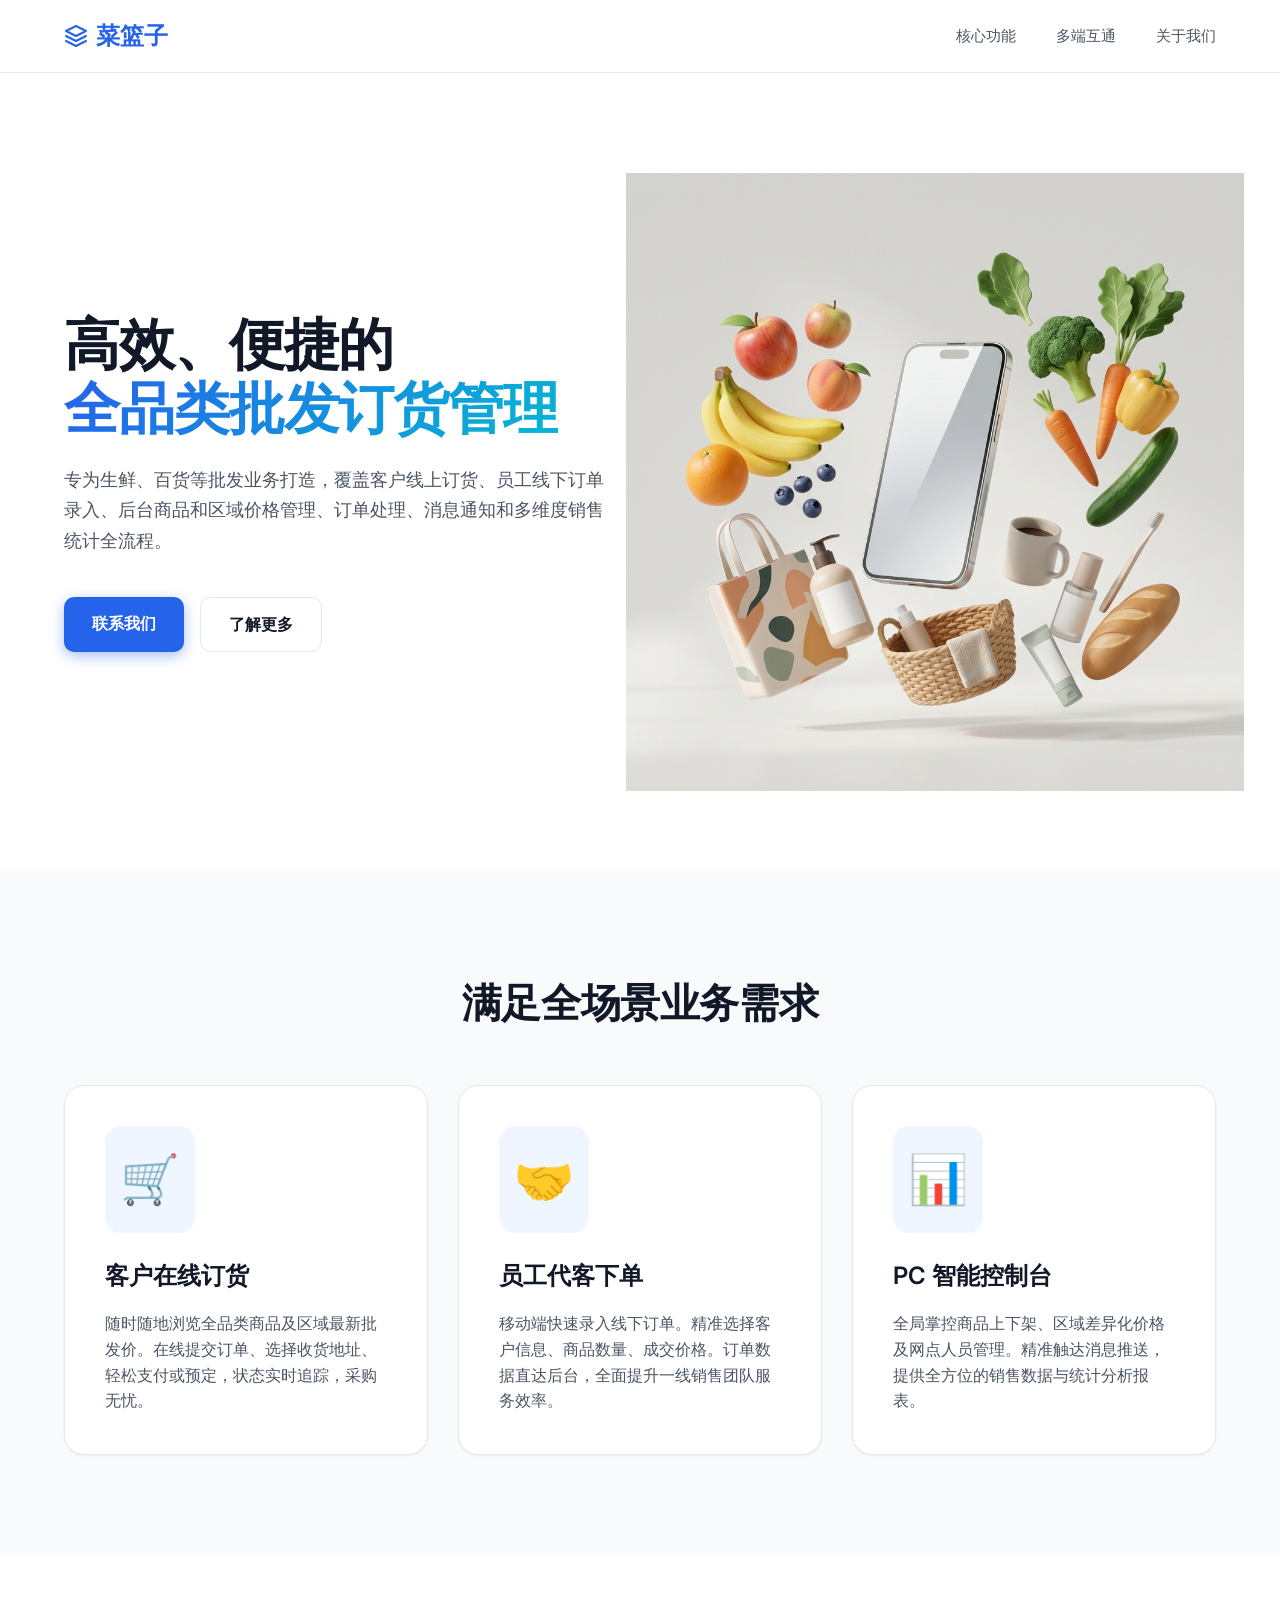
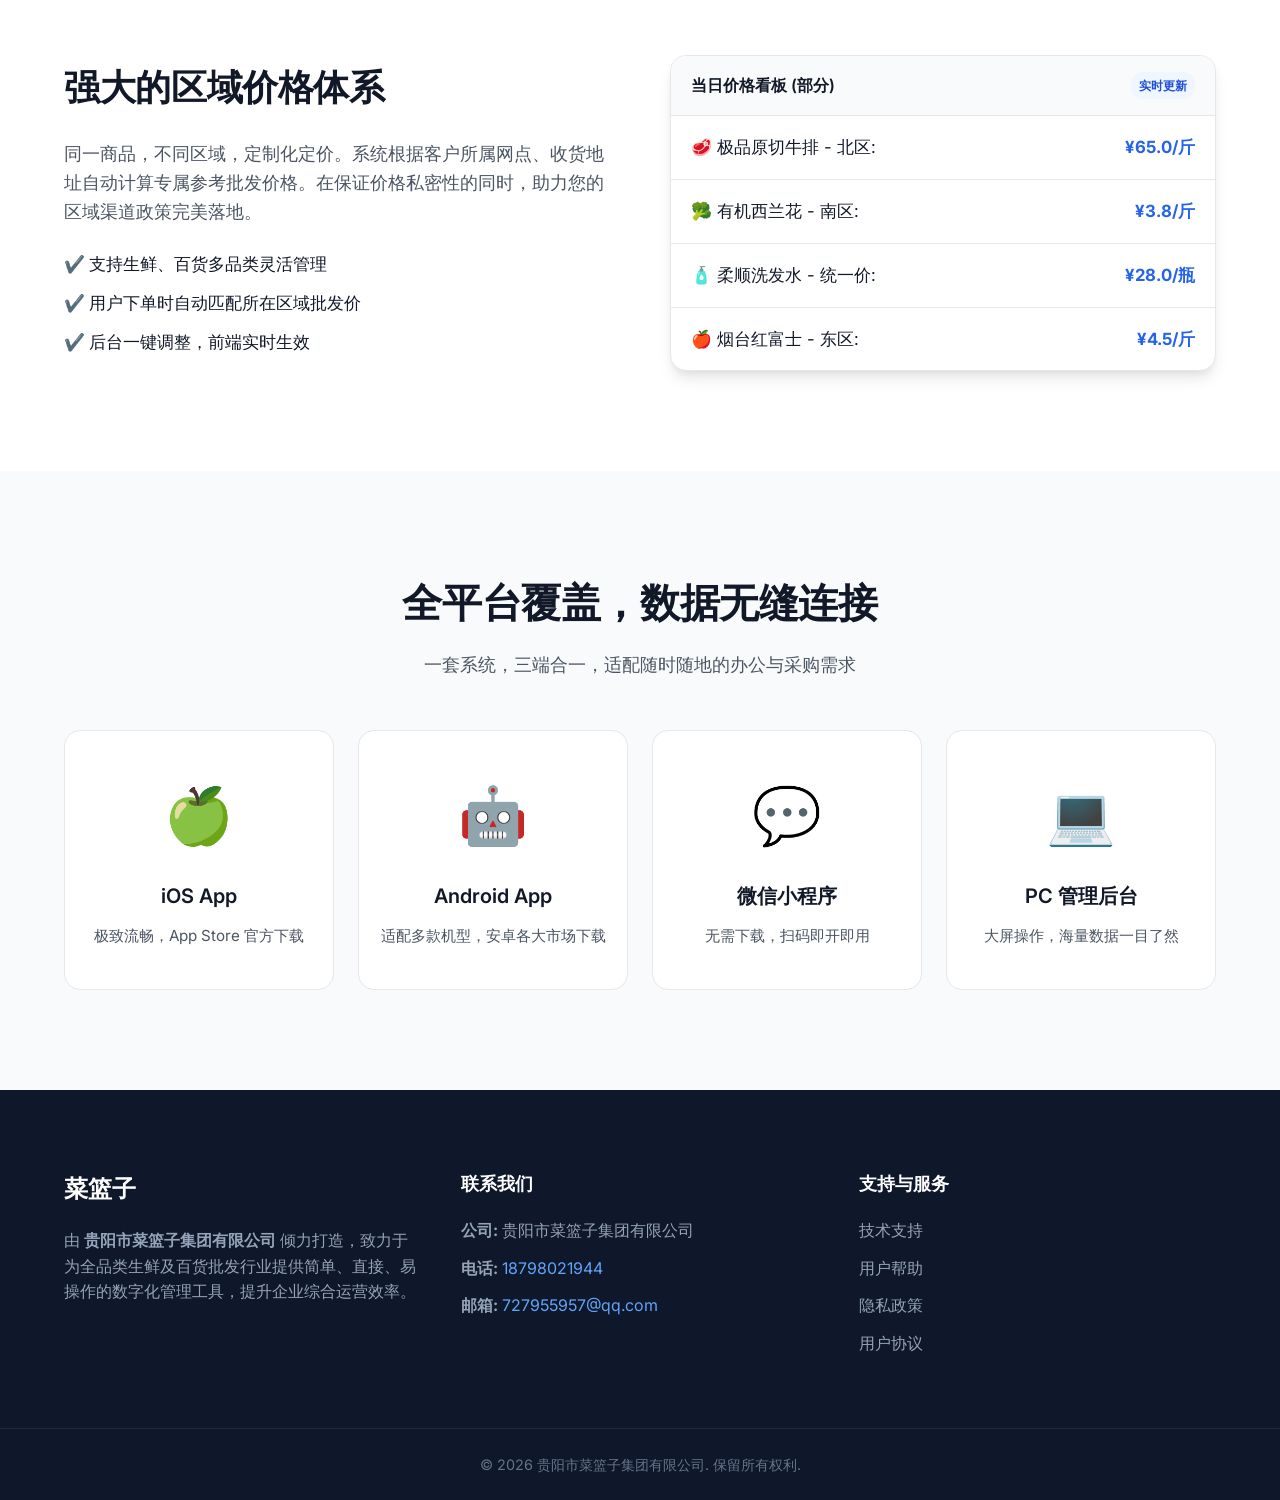
<file: index.html>
<!DOCTYPE html>
<html lang="zh-CN">
<head>
    <meta charset="UTF-8">
    <meta name="viewport" content="width=device-width, initial-scale=1.0">
    <title>菜篮子 - 贵阳市菜篮子集团有限公司</title>
    <meta name="description" content="菜篮子，高效、便捷的全品类生鲜百货批发订货管理系统。支持微信小程序、Android、iOS，覆盖客户线上订货、员工线下订单录入等全流程业务。">
    <link rel="stylesheet" href="style.css">
    <link href="https://fonts.googleapis.com/css2?family=Inter:wght@400;500;600;700&display=swap" rel="stylesheet">
</head>
<body>
    <!-- Navbar -->
    <nav class="navbar">
        <div class="container nav-content">
            <div class="logo">
                <svg width="24" height="24" viewBox="0 0 24 24" fill="none" xmlns="http://www.w3.org/2000/svg" style="vertical-align: middle; margin-right: 8px;">
                    <path d="M12 2L2 7L12 12L22 7L12 2Z" stroke="currentColor" stroke-width="2" stroke-linecap="round" stroke-linejoin="round"/>
                    <path d="M2 17L12 22L22 17" stroke="currentColor" stroke-width="2" stroke-linecap="round" stroke-linejoin="round"/>
                    <path d="M2 12L12 17L22 12" stroke="currentColor" stroke-width="2" stroke-linecap="round" stroke-linejoin="round"/>
                </svg>
                菜篮子
            </div>
            <ul class="nav-links">
                <li><a href="#features">核心功能</a></li>
                <li><a href="#platform">多端互通</a></li>
                <li><a href="#about">关于我们</a></li>
            </ul>
        </div>
    </nav>

    <!-- Hero Section -->
    <header class="hero">
        <div class="container hero-content">
            <div class="hero-text">
                <h1>高效、便捷的<br><span class="text-gradient">全品类批发订货管理</span></h1>
                <p>专为生鲜、百货等批发业务打造，覆盖客户线上订货、员工线下订单录入、后台商品和区域价格管理、订单处理、消息通知和多维度销售统计全流程。</p>
                <div class="hero-actions">
                    <a href="#about" class="btn btn-primary">联系我们</a>
                    <a href="#features" class="btn btn-secondary">了解更多</a>
                </div>
            </div>
            <div class="hero-image-wrapper">
                <img src="assets/hero.png" alt="菜篮子App多品类" class="hero-image">
            </div>
        </div>
    </header>

    <!-- Features Section -->
    <section id="features" class="features section bg-light">
        <div class="container">
            <h2 class="section-title">满足全场景业务需求</h2>
            <div class="feature-grid">
                <!-- 客户 -->
                <div class="feature-card">
                    <div class="icon">🛒</div>
                    <h3>客户在线订货</h3>
                    <p>随时随地浏览全品类商品及区域最新批发价。在线提交订单、选择收货地址、轻松支付或预定，状态实时追踪，采购无忧。</p>
                </div>
                <!-- 员工 -->
                <div class="feature-card">
                    <div class="icon">🤝</div>
                    <h3>员工代客下单</h3>
                    <p>移动端快速录入线下订单。精准选择客户信息、商品数量、成交价格。订单数据直达后台，全面提升一线销售团队服务效率。</p>
                </div>
                <!-- 管理员 -->
                <div class="feature-card">
                    <div class="icon">📊</div>
                    <h3>PC 智能控制台</h3>
                    <p>全局掌控商品上下架、区域差异化价格及网点人员管理。精准触达消息推送，提供全方位的销售数据与统计分析报表。</p>
                </div>
            </div>
        </div>
    </section>

    <!-- Detailed Highlights -->
    <section id="highlights" class="highlights section">
        <div class="container">
            <div class="highlight-row">
                <div class="highlight-text">
                    <h2>强大的区域价格体系</h2>
                    <p>同一商品，不同区域，定制化定价。系统根据客户所属网点、收货地址自动计算专属参考批发价格。在保证价格私密性的同时，助力您的区域渠道政策完美落地。</p>
                    <ul class="highlight-list">
                        <li>✔️ 支持生鲜、百货多品类灵活管理</li>
                        <li>✔️ 用户下单时自动匹配所在区域批发价</li>
                        <li>✔️ 后台一键调整，前端实时生效</li>
                    </ul>
                </div>
                <div class="highlight-image">
                    <div class="mock-ui">
                        <div class="mock-header">
                            <span>当日价格看板 (部分)</span>
                            <span class="mock-badge">实时更新</span>
                        </div>
                        <div class="mock-item">🥩 极品原切牛排 - 北区: <span class="price-text">¥65.0/斤</span></div>
                        <div class="mock-item">🥦 有机西兰花 - 南区: <span class="price-text">¥3.8/斤</span></div>
                        <div class="mock-item">🧴 柔顺洗发水 - 统一价: <span class="price-text">¥28.0/瓶</span></div>
                        <div class="mock-item">🍎 烟台红富士 - 东区: <span class="price-text">¥4.5/斤</span></div>
                    </div>
                </div>
            </div>
        </div>
    </section>

    <!-- Platform Section -->
    <section id="platform" class="platform section bg-light">
        <div class="container">
            <h2 class="section-title">全平台覆盖，数据无缝连接</h2>
            <p class="section-subtitle">一套系统，三端合一，适配随时随地的办公与采购需求</p>
            <div class="platform-grid">
                <div class="platform-item">
                    <div class="platform-icon">🍏</div>
                    <h4>iOS App</h4>
                    <p>极致流畅，App Store 官方下载</p>
                </div>
                <div class="platform-item">
                    <div class="platform-icon">🤖</div>
                    <h4>Android App</h4>
                    <p>适配多款机型，安卓各大市场下载</p>
                </div>
                <div class="platform-item">
                    <div class="platform-icon">💬</div>
                    <h4>微信小程序</h4>
                    <p>无需下载，扫码即开即用</p>
                </div>
                <div class="platform-item">
                    <div class="platform-icon">💻</div>
                    <h4>PC 管理后台</h4>
                    <p>大屏操作，海量数据一目了然</p>
                </div>
            </div>
        </div>
    </section>

    <!-- Footer -->
    <footer id="about" class="footer">
        <div class="container footer-content">
            <div class="footer-col">
                <h3>菜篮子</h3>
                <p>由 <strong>贵阳市菜篮子集团有限公司</strong> 倾力打造，致力于为全品类生鲜及百货批发行业提供简单、直接、易操作的数字化管理工具，提升企业综合运营效率。</p>
            </div>
            <div class="footer-col">
                <h4>联系我们</h4>
                <p><strong>公司:</strong> 贵阳市菜篮子集团有限公司</p>
                <p><strong>电话:</strong> <a href="tel:18798021944" style="color:#60A5FA;">18798021944</a></p>
                <p><strong>邮箱:</strong> <a href="mailto:727955957@qq.com" style="color:#60A5FA;">727955957@qq.com</a></p>
            </div>
            <div class="footer-col">
                <h4>支持与服务</h4>
                <ul class="footer-links-list">
                    <li><a href="#about">技术支持</a></li>
                    <li><a href="#about">用户帮助</a></li>
                    <li><a href="privacy.html">隐私政策</a></li>
                    <li><a href="#">用户协议</a></li>
                </ul>
            </div>
        </div>
        <div class="footer-bottom">
            <p>&copy; 2026 贵阳市菜篮子集团有限公司. 保留所有权利.</p>
        </div>
    </footer>
</body>
</html>
</file>
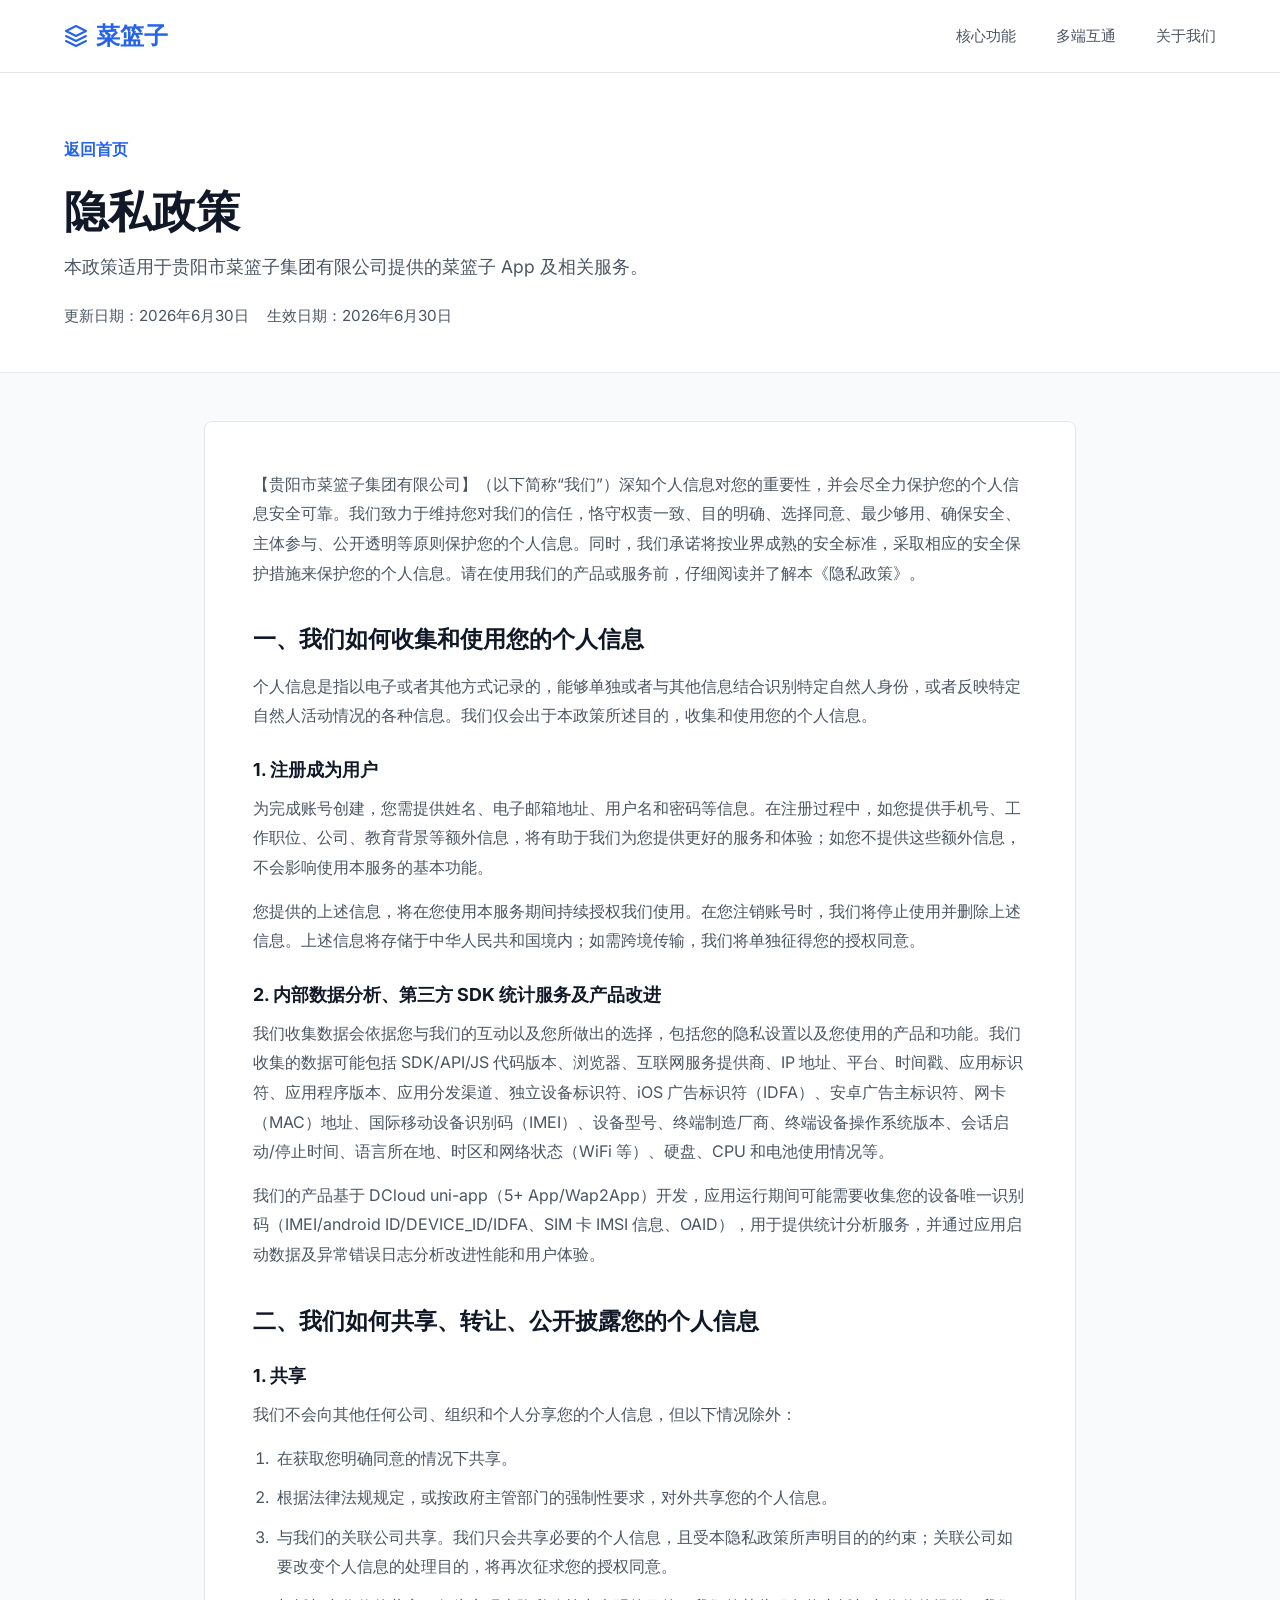
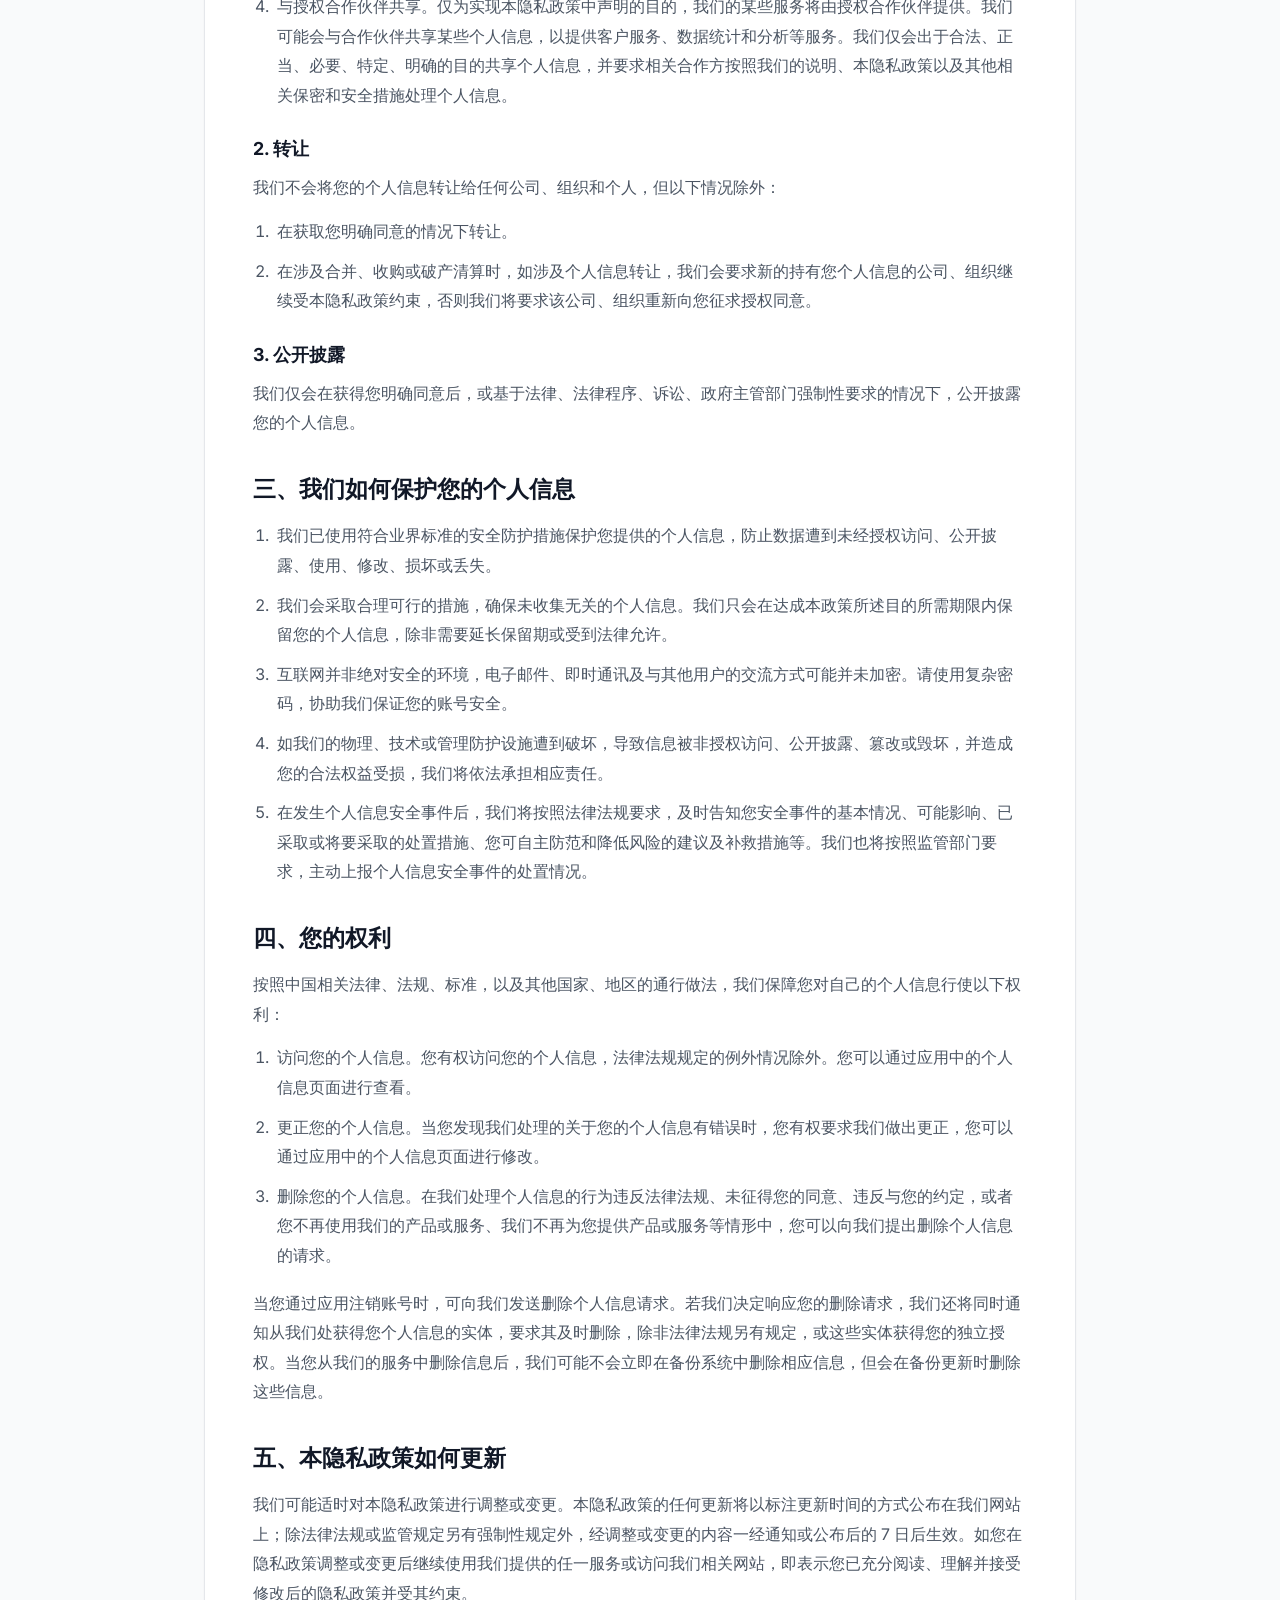
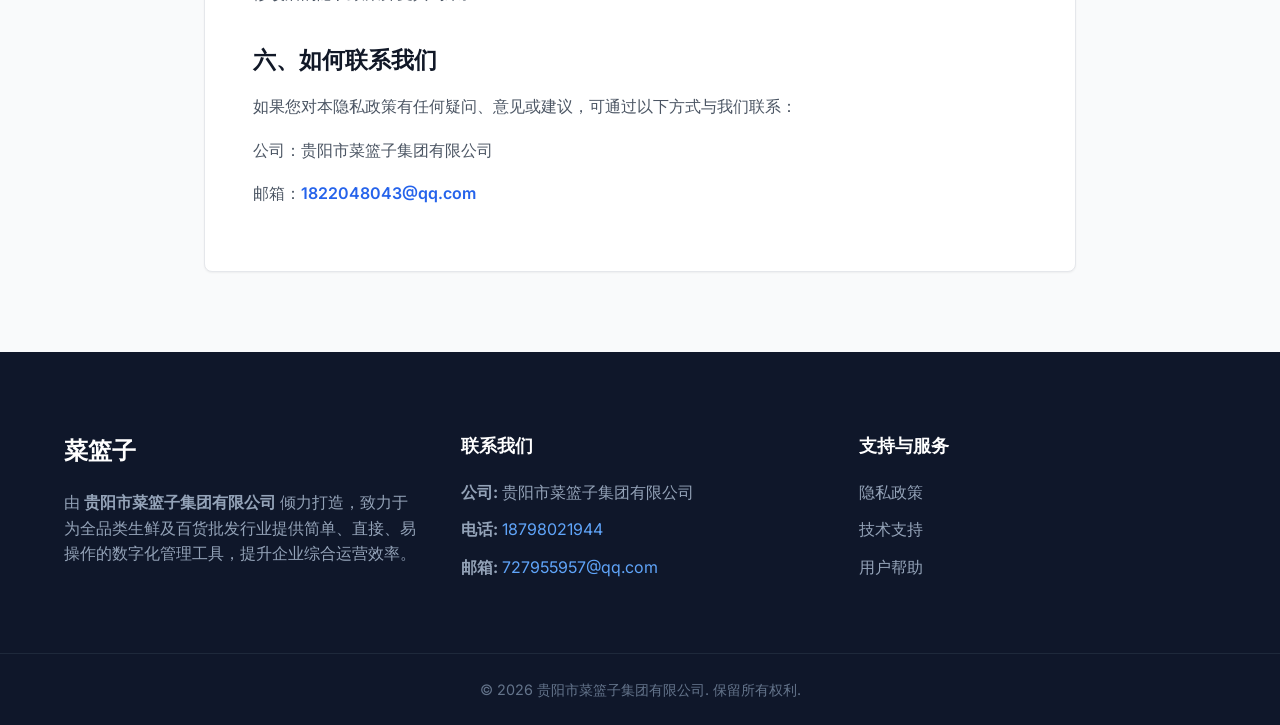
<file: privacy.html>
<!DOCTYPE html>
<html lang="zh-CN">
<head>
    <meta charset="UTF-8">
    <meta name="viewport" content="width=device-width, initial-scale=1.0">
    <title>隐私政策 - 菜篮子</title>
    <meta name="description" content="菜篮子 App 隐私政策，说明贵阳市菜篮子集团有限公司如何收集、使用、共享、保护用户个人信息，以及用户如何联系我们。">
    <link rel="stylesheet" href="style.css">
    <link href="https://fonts.googleapis.com/css2?family=Inter:wght@400;500;600;700&display=swap" rel="stylesheet">
</head>
<body>
    <nav class="navbar">
        <div class="container nav-content">
            <a class="logo" href="index.html" aria-label="返回菜篮子首页">
                <svg width="24" height="24" viewBox="0 0 24 24" fill="none" xmlns="http://www.w3.org/2000/svg" style="vertical-align: middle; margin-right: 8px;">
                    <path d="M12 2L2 7L12 12L22 7L12 2Z" stroke="currentColor" stroke-width="2" stroke-linecap="round" stroke-linejoin="round"/>
                    <path d="M2 17L12 22L22 17" stroke="currentColor" stroke-width="2" stroke-linecap="round" stroke-linejoin="round"/>
                    <path d="M2 12L12 17L22 12" stroke="currentColor" stroke-width="2" stroke-linecap="round" stroke-linejoin="round"/>
                </svg>
                菜篮子
            </a>
            <ul class="nav-links">
                <li><a href="index.html#features">核心功能</a></li>
                <li><a href="index.html#platform">多端互通</a></li>
                <li><a href="index.html#about">关于我们</a></li>
            </ul>
        </div>
    </nav>

    <main class="policy-page">
        <section class="policy-hero">
            <div class="container">
                <a class="policy-back" href="index.html">返回首页</a>
                <h1>隐私政策</h1>
                <p>本政策适用于贵阳市菜篮子集团有限公司提供的菜篮子 App 及相关服务。</p>
                <div class="policy-meta">
                    <span>更新日期：2026年6月30日</span>
                    <span>生效日期：2026年6月30日</span>
                </div>
            </div>
        </section>

        <section class="policy-content">
            <div class="container policy-container">
                <article class="policy-document">
                    <p>【贵阳市菜篮子集团有限公司】（以下简称“我们”）深知个人信息对您的重要性，并会尽全力保护您的个人信息安全可靠。我们致力于维持您对我们的信任，恪守权责一致、目的明确、选择同意、最少够用、确保安全、主体参与、公开透明等原则保护您的个人信息。同时，我们承诺将按业界成熟的安全标准，采取相应的安全保护措施来保护您的个人信息。请在使用我们的产品或服务前，仔细阅读并了解本《隐私政策》。</p>

                    <h2>一、我们如何收集和使用您的个人信息</h2>
                    <p>个人信息是指以电子或者其他方式记录的，能够单独或者与其他信息结合识别特定自然人身份，或者反映特定自然人活动情况的各种信息。我们仅会出于本政策所述目的，收集和使用您的个人信息。</p>

                    <h3>1. 注册成为用户</h3>
                    <p>为完成账号创建，您需提供姓名、电子邮箱地址、用户名和密码等信息。在注册过程中，如您提供手机号、工作职位、公司、教育背景等额外信息，将有助于我们为您提供更好的服务和体验；如您不提供这些额外信息，不会影响使用本服务的基本功能。</p>
                    <p>您提供的上述信息，将在您使用本服务期间持续授权我们使用。在您注销账号时，我们将停止使用并删除上述信息。上述信息将存储于中华人民共和国境内；如需跨境传输，我们将单独征得您的授权同意。</p>

                    <h3>2. 内部数据分析、第三方 SDK 统计服务及产品改进</h3>
                    <p>我们收集数据会依据您与我们的互动以及您所做出的选择，包括您的隐私设置以及您使用的产品和功能。我们收集的数据可能包括 SDK/API/JS 代码版本、浏览器、互联网服务提供商、IP 地址、平台、时间戳、应用标识符、应用程序版本、应用分发渠道、独立设备标识符、iOS 广告标识符（IDFA）、安卓广告主标识符、网卡（MAC）地址、国际移动设备识别码（IMEI）、设备型号、终端制造厂商、终端设备操作系统版本、会话启动/停止时间、语言所在地、时区和网络状态（WiFi 等）、硬盘、CPU 和电池使用情况等。</p>
                    <p>我们的产品基于 DCloud uni-app（5+ App/Wap2App）开发，应用运行期间可能需要收集您的设备唯一识别码（IMEI/android ID/DEVICE_ID/IDFA、SIM 卡 IMSI 信息、OAID），用于提供统计分析服务，并通过应用启动数据及异常错误日志分析改进性能和用户体验。</p>

                    <h2>二、我们如何共享、转让、公开披露您的个人信息</h2>
                    <h3>1. 共享</h3>
                    <p>我们不会向其他任何公司、组织和个人分享您的个人信息，但以下情况除外：</p>
                    <ol>
                        <li>在获取您明确同意的情况下共享。</li>
                        <li>根据法律法规规定，或按政府主管部门的强制性要求，对外共享您的个人信息。</li>
                        <li>与我们的关联公司共享。我们只会共享必要的个人信息，且受本隐私政策所声明目的的约束；关联公司如要改变个人信息的处理目的，将再次征求您的授权同意。</li>
                        <li>与授权合作伙伴共享。仅为实现本隐私政策中声明的目的，我们的某些服务将由授权合作伙伴提供。我们可能会与合作伙伴共享某些个人信息，以提供客户服务、数据统计和分析等服务。我们仅会出于合法、正当、必要、特定、明确的目的共享个人信息，并要求相关合作方按照我们的说明、本隐私政策以及其他相关保密和安全措施处理个人信息。</li>
                    </ol>

                    <h3>2. 转让</h3>
                    <p>我们不会将您的个人信息转让给任何公司、组织和个人，但以下情况除外：</p>
                    <ol>
                        <li>在获取您明确同意的情况下转让。</li>
                        <li>在涉及合并、收购或破产清算时，如涉及个人信息转让，我们会要求新的持有您个人信息的公司、组织继续受本隐私政策约束，否则我们将要求该公司、组织重新向您征求授权同意。</li>
                    </ol>

                    <h3>3. 公开披露</h3>
                    <p>我们仅会在获得您明确同意后，或基于法律、法律程序、诉讼、政府主管部门强制性要求的情况下，公开披露您的个人信息。</p>

                    <h2>三、我们如何保护您的个人信息</h2>
                    <ol>
                        <li>我们已使用符合业界标准的安全防护措施保护您提供的个人信息，防止数据遭到未经授权访问、公开披露、使用、修改、损坏或丢失。</li>
                        <li>我们会采取合理可行的措施，确保未收集无关的个人信息。我们只会在达成本政策所述目的所需期限内保留您的个人信息，除非需要延长保留期或受到法律允许。</li>
                        <li>互联网并非绝对安全的环境，电子邮件、即时通讯及与其他用户的交流方式可能并未加密。请使用复杂密码，协助我们保证您的账号安全。</li>
                        <li>如我们的物理、技术或管理防护设施遭到破坏，导致信息被非授权访问、公开披露、篡改或毁坏，并造成您的合法权益受损，我们将依法承担相应责任。</li>
                        <li>在发生个人信息安全事件后，我们将按照法律法规要求，及时告知您安全事件的基本情况、可能影响、已采取或将要采取的处置措施、您可自主防范和降低风险的建议及补救措施等。我们也将按照监管部门要求，主动上报个人信息安全事件的处置情况。</li>
                    </ol>

                    <h2>四、您的权利</h2>
                    <p>按照中国相关法律、法规、标准，以及其他国家、地区的通行做法，我们保障您对自己的个人信息行使以下权利：</p>
                    <ol>
                        <li>访问您的个人信息。您有权访问您的个人信息，法律法规规定的例外情况除外。您可以通过应用中的个人信息页面进行查看。</li>
                        <li>更正您的个人信息。当您发现我们处理的关于您的个人信息有错误时，您有权要求我们做出更正，您可以通过应用中的个人信息页面进行修改。</li>
                        <li>删除您的个人信息。在我们处理个人信息的行为违反法律法规、未征得您的同意、违反与您的约定，或者您不再使用我们的产品或服务、我们不再为您提供产品或服务等情形中，您可以向我们提出删除个人信息的请求。</li>
                    </ol>
                    <p>当您通过应用注销账号时，可向我们发送删除个人信息请求。若我们决定响应您的删除请求，我们还将同时通知从我们处获得您个人信息的实体，要求其及时删除，除非法律法规另有规定，或这些实体获得您的独立授权。当您从我们的服务中删除信息后，我们可能不会立即在备份系统中删除相应信息，但会在备份更新时删除这些信息。</p>

                    <h2>五、本隐私政策如何更新</h2>
                    <p>我们可能适时对本隐私政策进行调整或变更。本隐私政策的任何更新将以标注更新时间的方式公布在我们网站上；除法律法规或监管规定另有强制性规定外，经调整或变更的内容一经通知或公布后的 7 日后生效。如您在隐私政策调整或变更后继续使用我们提供的任一服务或访问我们相关网站，即表示您已充分阅读、理解并接受修改后的隐私政策并受其约束。</p>

                    <h2>六、如何联系我们</h2>
                    <p>如果您对本隐私政策有任何疑问、意见或建议，可通过以下方式与我们联系：</p>
                    <p>公司：贵阳市菜篮子集团有限公司</p>
                    <p>邮箱：<a href="mailto:1822048043@qq.com">1822048043@qq.com</a></p>
                </article>
            </div>
        </section>
    </main>

    <footer class="footer">
        <div class="container footer-content">
            <div class="footer-col">
                <h3>菜篮子</h3>
                <p>由 <strong>贵阳市菜篮子集团有限公司</strong> 倾力打造，致力于为全品类生鲜及百货批发行业提供简单、直接、易操作的数字化管理工具，提升企业综合运营效率。</p>
            </div>
            <div class="footer-col">
                <h4>联系我们</h4>
                <p><strong>公司:</strong> 贵阳市菜篮子集团有限公司</p>
                <p><strong>电话:</strong> <a href="tel:18798021944" style="color:#60A5FA;">18798021944</a></p>
                <p><strong>邮箱:</strong> <a href="mailto:727955957@qq.com" style="color:#60A5FA;">727955957@qq.com</a></p>
            </div>
            <div class="footer-col">
                <h4>支持与服务</h4>
                <ul class="footer-links-list">
                    <li><a href="privacy.html">隐私政策</a></li>
                    <li><a href="index.html#about">技术支持</a></li>
                    <li><a href="index.html#about">用户帮助</a></li>
                </ul>
            </div>
        </div>
        <div class="footer-bottom">
            <p>&copy; 2026 贵阳市菜篮子集团有限公司. 保留所有权利.</p>
        </div>
    </footer>
</body>
</html>
</file>
<file: style.css>
/* Base Reset */
* {
    margin: 0;
    padding: 0;
    box-sizing: border-box;
}

:root {
    /* Updated to a premium tech blue theme */
    --primary-color: #2563EB; /* Tailwind Blue-600 */
    --primary-dark: #1D4ED8;  /* Tailwind Blue-700 */
    --primary-light: #EFF6FF; /* Tailwind Blue-50 */
    
    --text-main: #111827;
    --text-muted: #4B5563;
    --bg-main: #FFFFFF;
    --bg-light: #F9FAFB;
    --border-color: #E5E7EB;
    
    --shadow-sm: 0 1px 2px 0 rgba(0, 0, 0, 0.05);
    --shadow-md: 0 4px 6px -1px rgba(0, 0, 0, 0.1), 0 2px 4px -1px rgba(0, 0, 0, 0.06);
    --shadow-lg: 0 10px 15px -3px rgba(0, 0, 0, 0.1), 0 4px 6px -2px rgba(0, 0, 0, 0.05);
}

body {
    font-family: 'Inter', -apple-system, BlinkMacSystemFont, "Segoe UI", Roboto, Helvetica, Arial, sans-serif;
    color: var(--text-main);
    background-color: var(--bg-main);
    line-height: 1.6;
    -webkit-font-smoothing: antialiased;
    scroll-behavior: smooth;
}

.container {
    max-width: 1200px;
    margin: 0 auto;
    padding: 0 24px;
}

a {
    text-decoration: none;
    color: inherit;
    transition: color 0.2s;
}

/* Navbar */
.navbar {
    position: sticky;
    top: 0;
    background: rgba(255, 255, 255, 0.85);
    backdrop-filter: blur(12px);
    -webkit-backdrop-filter: blur(12px);
    border-bottom: 1px solid var(--border-color);
    z-index: 1000;
}

.nav-content {
    display: flex;
    justify-content: space-between;
    align-items: center;
    height: 72px;
}

.logo {
    font-size: 1.5rem;
    font-weight: 700;
    color: var(--primary-color);
    display: flex;
    align-items: center;
}

.nav-links {
    display: flex;
    list-style: none;
    gap: 2.5rem;
}

.nav-links a {
    font-size: 0.95rem;
    font-weight: 500;
    color: var(--text-muted);
}

.nav-links a:hover {
    color: var(--primary-color);
}

/* Hero Section */
.hero {
    padding: 100px 0 80px;
    overflow: hidden;
}

.hero-content {
    display: flex;
    align-items: center;
    justify-content: space-between;
    gap: 50px;
}

.hero-text {
    flex: 1;
    max-width: 540px;
}

.hero-text h1 {
    font-size: 3.5rem;
    font-weight: 800;
    line-height: 1.15;
    margin-bottom: 24px;
    letter-spacing: -0.02em;
}

.text-gradient {
    background: linear-gradient(135deg, #2563EB, #06B6D4);
    -webkit-background-clip: text;
    -webkit-text-fill-color: transparent;
}

.hero-text p {
    font-size: 1.125rem;
    color: var(--text-muted);
    margin-bottom: 40px;
    line-height: 1.7;
}

.hero-actions {
    display: flex;
    gap: 16px;
}

.btn {
    display: inline-block;
    padding: 14px 28px;
    border-radius: 10px;
    font-size: 1rem;
    font-weight: 600;
    text-align: center;
    transition: all 0.3s ease;
    cursor: pointer;
}

.btn-primary {
    background-color: var(--primary-color);
    color: white;
    box-shadow: 0 4px 14px 0 rgba(37, 99, 235, 0.39);
}

.btn-primary:hover {
    background-color: var(--primary-dark);
    box-shadow: 0 6px 20px rgba(37, 99, 235, 0.23);
    transform: translateY(-2px);
}

.btn-secondary {
    background-color: transparent;
    color: var(--text-main);
    border: 1px solid var(--border-color);
}

.btn-secondary:hover {
    background-color: var(--bg-light);
    border-color: #D1D5DB;
}

.hero-image-wrapper {
    flex: 1;
    display: flex;
    justify-content: center;
}

.hero-image {
    max-width: 110%;
    height: auto;
    animation: float 6s ease-in-out infinite;
}

@keyframes float {
    0% { transform: translateY(0px); }
    50% { transform: translateY(-15px); }
    100% { transform: translateY(0px); }
}

/* Sections */
.section {
    padding: 100px 0;
}

.bg-light {
    background-color: var(--bg-light);
}

.section-title {
    text-align: center;
    font-size: 2.5rem;
    font-weight: 700;
    margin-bottom: 50px;
    letter-spacing: -0.01em;
}

.section-subtitle {
    text-align: center;
    color: var(--text-muted);
    margin-top: -35px;
    margin-bottom: 50px;
    font-size: 1.15rem;
}

/* Feature Grid */
.feature-grid {
    display: grid;
    grid-template-columns: repeat(auto-fit, minmax(320px, 1fr));
    gap: 30px;
}

.feature-card {
    background: white;
    padding: 40px;
    border-radius: 20px;
    box-shadow: var(--shadow-sm);
    border: 1px solid var(--border-color);
    transition: all 0.3s ease;
}

.feature-card:hover {
    box-shadow: var(--shadow-lg);
    transform: translateY(-5px);
    border-color: var(--primary-light);
}

.feature-card .icon {
    font-size: 3rem;
    margin-bottom: 24px;
    display: inline-block;
    padding: 15px;
    background: var(--primary-light);
    border-radius: 16px;
}

.feature-card h3 {
    font-size: 1.5rem;
    font-weight: 600;
    margin-bottom: 16px;
}

.feature-card p {
    color: var(--text-muted);
    line-height: 1.6;
}

/* Highlights */
.highlight-row {
    display: flex;
    align-items: center;
    gap: 60px;
}

.highlight-text {
    flex: 1;
}

.highlight-text h2 {
    font-size: 2.25rem;
    font-weight: 700;
    margin-bottom: 24px;
    letter-spacing: -0.01em;
}

.highlight-text p {
    font-size: 1.125rem;
    color: var(--text-muted);
    margin-bottom: 24px;
}

.highlight-list {
    list-style: none;
    margin-top: 20px;
}

.highlight-list li {
    font-size: 1.05rem;
    color: var(--text-main);
    margin-bottom: 12px;
    font-weight: 500;
}

.highlight-image {
    flex: 1;
}

.mock-ui {
    background: white;
    border-radius: 16px;
    box-shadow: var(--shadow-lg);
    border: 1px solid var(--border-color);
    overflow: hidden;
}

.mock-header {
    background: var(--bg-light);
    padding: 16px 20px;
    border-bottom: 1px solid var(--border-color);
    font-weight: 600;
    display: flex;
    justify-content: space-between;
    align-items: center;
}

.mock-badge {
    font-size: 0.75rem;
    background: var(--primary-light);
    color: var(--primary-dark);
    padding: 4px 8px;
    border-radius: 12px;
    font-weight: 600;
}

.mock-item {
    padding: 18px 20px;
    border-bottom: 1px solid var(--border-color);
    font-size: 1.05rem;
    color: var(--text-main);
}

.mock-item:last-child {
    border-bottom: none;
}

.price-text {
    color: var(--primary-color);
    font-weight: 700;
    float: right;
}

/* Platform */
.platform-grid {
    display: grid;
    grid-template-columns: repeat(auto-fit, minmax(220px, 1fr));
    gap: 24px;
    text-align: center;
}

.platform-item {
    padding: 40px 20px;
    background: white;
    border-radius: 16px;
    border: 1px solid var(--border-color);
    transition: all 0.3s ease;
}

.platform-item:hover {
    transform: translateY(-5px);
    box-shadow: var(--shadow-md);
    border-color: var(--primary-color);
}

.platform-icon {
    font-size: 3.5rem;
    margin-bottom: 20px;
}

.platform-item h4 {
    font-size: 1.25rem;
    font-weight: 600;
    margin-bottom: 12px;
}

.platform-item p {
    font-size: 0.95rem;
    color: var(--text-muted);
}

/* Footer */
.footer {
    background-color: #0F172A; /* Slate 900 */
    color: #F8FAFC;
    padding: 80px 0 24px;
}

.footer-content {
    display: flex;
    justify-content: space-between;
    flex-wrap: wrap;
    gap: 40px;
    margin-bottom: 60px;
}

.footer-col {
    flex: 1;
    min-width: 250px;
}

.footer-col h3 {
    font-size: 1.5rem;
    margin-bottom: 20px;
    color: white;
}

.footer-col h4 {
    font-size: 1.1rem;
    margin-bottom: 20px;
    color: white;
    font-weight: 600;
}

.footer-col p {
    color: #94A3B8; /* Slate 400 */
    margin-bottom: 12px;
    line-height: 1.6;
}

.footer-links-list {
    list-style: none;
}

.footer-links-list li {
    margin-bottom: 12px;
}

.footer-links-list a {
    color: #94A3B8;
}

.footer-links-list a:hover {
    color: white;
}

.footer-bottom {
    text-align: center;
    padding-top: 24px;
    border-top: 1px solid #1E293B; /* Slate 800 */
    color: #64748B; /* Slate 500 */
    font-size: 0.9rem;
}

/* Policy Page */
.policy-page {
    background: var(--bg-light);
}

.policy-hero {
    padding: 64px 0 44px;
    background: white;
    border-bottom: 1px solid var(--border-color);
}

.policy-back {
    display: inline-flex;
    align-items: center;
    color: var(--primary-color);
    font-weight: 600;
    margin-bottom: 22px;
}

.policy-back:hover {
    color: var(--primary-dark);
}

.policy-hero h1 {
    font-size: 2.75rem;
    line-height: 1.2;
    margin-bottom: 16px;
}

.policy-hero p {
    max-width: 720px;
    color: var(--text-muted);
    font-size: 1.1rem;
}

.policy-meta {
    display: flex;
    flex-wrap: wrap;
    gap: 10px 18px;
    margin-top: 22px;
    color: var(--text-muted);
    font-size: 0.95rem;
}

.policy-content {
    padding: 48px 0 80px;
}

.policy-container {
    max-width: 920px;
}

.policy-document {
    background: white;
    border: 1px solid var(--border-color);
    border-radius: 8px;
    padding: 48px;
    box-shadow: var(--shadow-sm);
}

.policy-document h2 {
    font-size: 1.45rem;
    margin: 36px 0 16px;
    line-height: 1.35;
}

.policy-document h2:first-child {
    margin-top: 0;
}

.policy-document h3 {
    font-size: 1.12rem;
    margin: 26px 0 12px;
    line-height: 1.4;
}

.policy-document p,
.policy-document li {
    color: var(--text-muted);
    font-size: 1rem;
    line-height: 1.85;
}

.policy-document p {
    margin-bottom: 14px;
}

.policy-document ol {
    margin: 0 0 18px 1.25rem;
}

.policy-document li {
    padding-left: 4px;
    margin-bottom: 10px;
}

.policy-document a {
    color: var(--primary-color);
    font-weight: 600;
}

.policy-document a:hover {
    color: var(--primary-dark);
}

/* Responsive */
@media (max-width: 900px) {
    .hero-content, .highlight-row {
        flex-direction: column;
        text-align: center;
    }
    
    .hero-text {
        max-width: 100%;
    }

    .hero-text h1 {
        font-size: 2.8rem;
    }
    
    .hero-actions {
        justify-content: center;
    }

    .hero-image-wrapper {
        margin-top: 40px;
    }
    
    .highlight-list li {
        text-align: left;
    }
}

@media (max-width: 600px) {
    .nav-links {
        display: none;
    }
    
    .hero-text h1 {
        font-size: 2.2rem;
    }
    
    .section {
        padding: 60px 0;
    }
    
    .section-title {
        font-size: 2rem;
    }

    .policy-hero {
        padding: 44px 0 32px;
    }

    .policy-hero h1 {
        font-size: 2.2rem;
    }

    .policy-content {
        padding: 28px 0 56px;
    }

    .policy-document {
        padding: 28px 22px;
    }

    .policy-document h2 {
        font-size: 1.25rem;
    }
}
</file>
